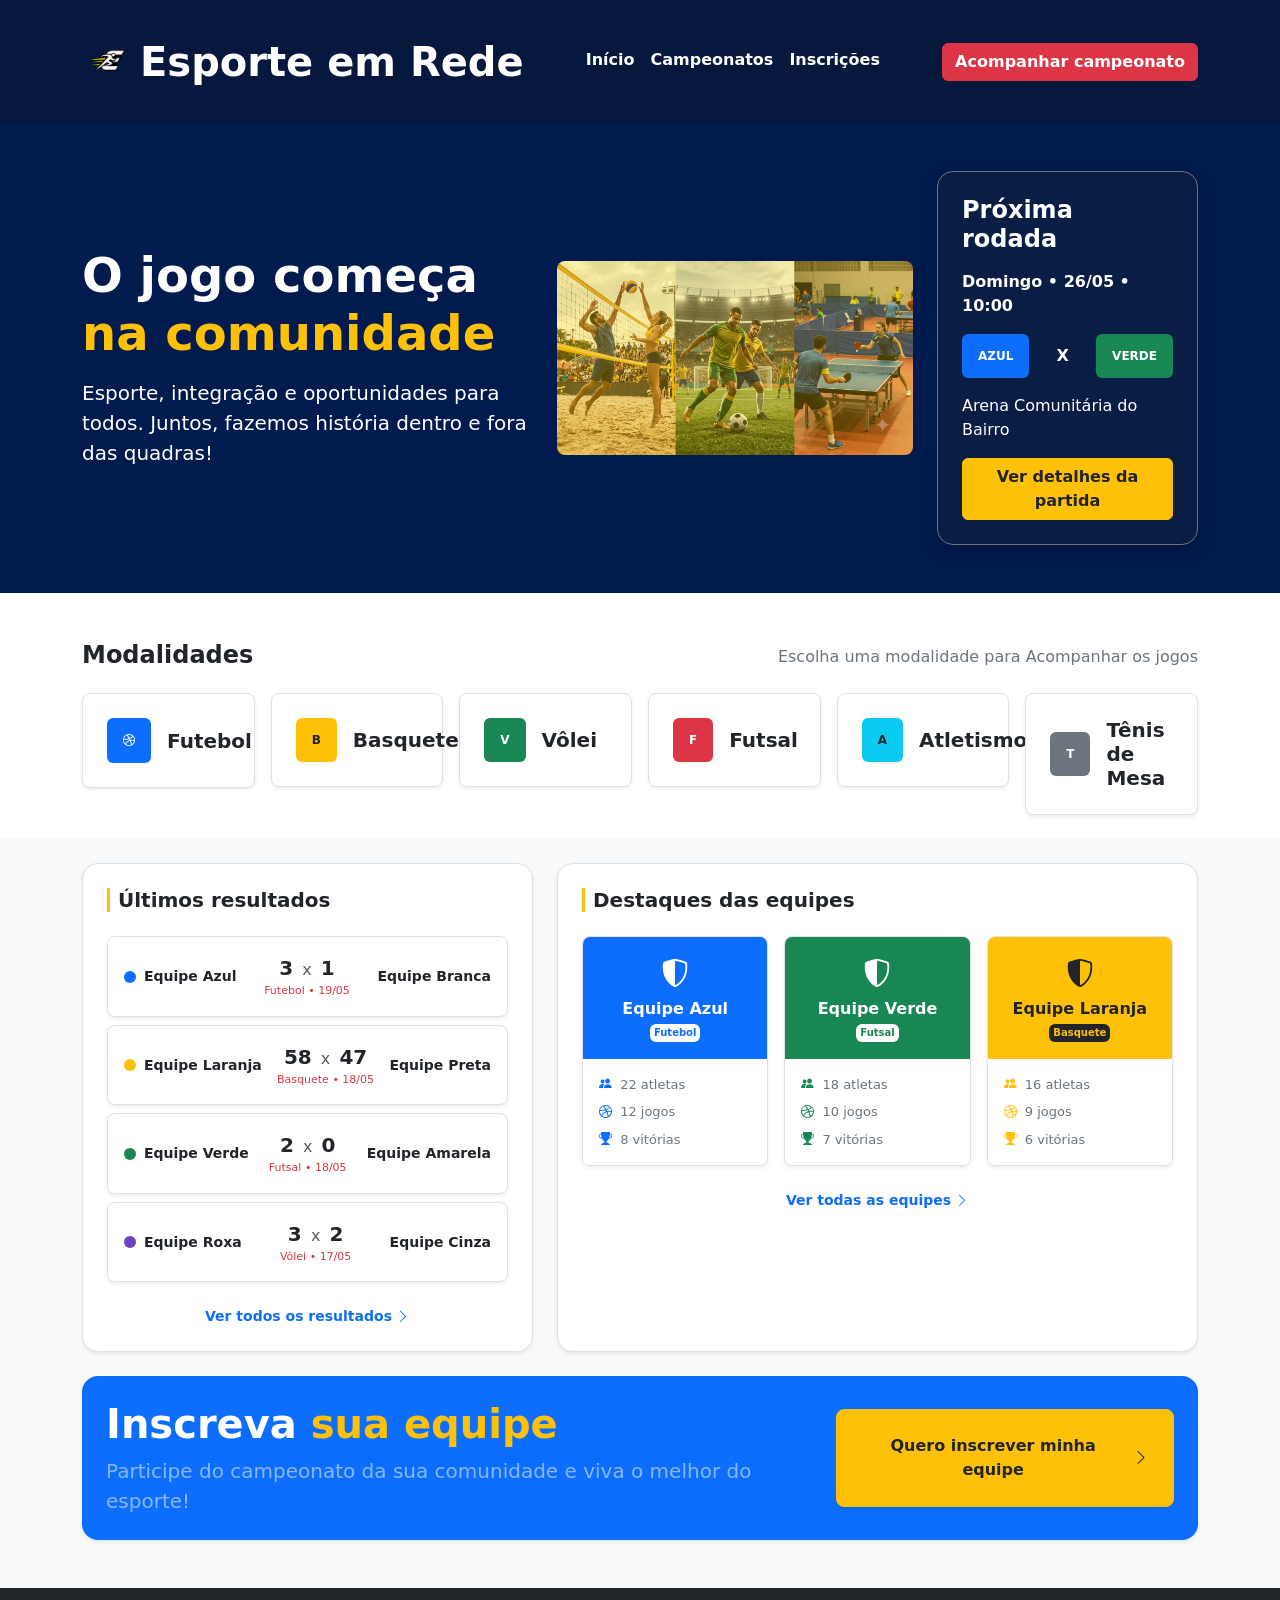
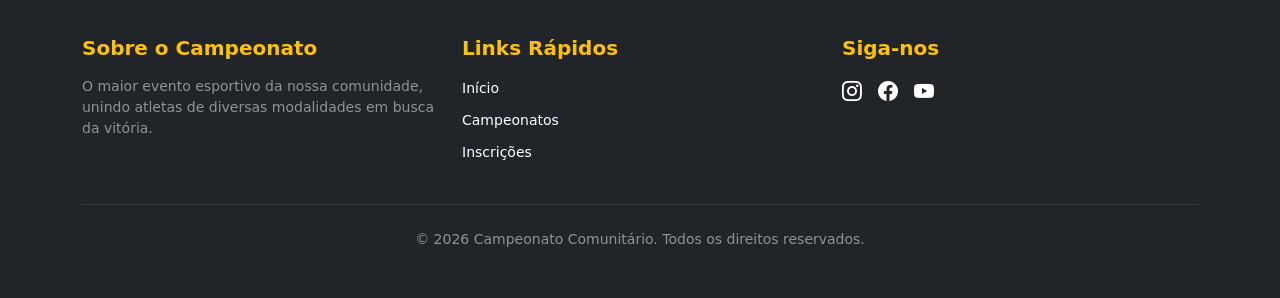
<file: index.html>
<!DOCTYPE html>
<html lang="pt-br">

<head>
    <meta charset="UTF-8">
    <meta name="viewport" content="width=device-width, initial-scale=1.0">
    <title>Esporte em Rede</title>

    <!-- Bootstrap -->
    <link rel="stylesheet" href="https://cdn.jsdelivr.net/npm/bootstrap@5.3.8/dist/css/bootstrap.min.css">
    <link rel="stylesheet" href="https://cdn.jsdelivr.net/npm/bootstrap-icons@1.11.3/font/bootstrap-icons.min.css">

    <!-- Seu CSS -->
    <link rel="stylesheet" href="styles.css">
</head>

<body>

    <!-- HEADER: topo do site -->
    <header class="cabecalho text-white py-4">
        <div class="container">
            <div class="d-flex flex-column flex-md-row justify-content-between align-items-center gap-3">

                <div class="d-flex align-items-center gap-2">
                    <img src="imagens/logo_esporte_em_rede.png" alt="Logo Esporte em Rede" width="50">

                    <h1 class="h1 fw-bold mb-0">
                        Esporte em Rede
                    </h1>
                </div>

                <nav class="menu-topo d-flex flex-wrap gap-3">
                    <a class="text-white fw-semibold text-decoration-none pb-1" href="index.html">Início</a>
                    <a class="text-white fw-semibold text-decoration-none pb-1" href="campeonatos.html">Campeonatos</a>
                    <a class="text-white fw-semibold text-decoration-none pb-1" href="inscricao.html">Inscrições</a>
                </nav>

                <a class="btn btn-danger fw-semibold" href="campeonatos.html">
                    Acompanhar campeonato
                </a>

            </div>
        </div>
    </header>

    <!-- MAIN: conteúdo principal da página inicial -->
    <main>

        <!-- BANNER PRINCIPAL -->
        <section class="banner-principal text-white py-5">
            <div class="container">
                <div class="row align-items-center g-4">

                    <!-- Texto principal -->
                    <div class="col-12 col-lg-5">
                        <h2 class="display-5 fw-bold mb-3">
                            O jogo começa <br>
                            <span class="text-warning">na comunidade</span>
                        </h2>

                        <p class="lead mb-0">
                            Esporte, integração e oportunidades para todos.
                            Juntos, fazemos história dentro e fora das quadras!
                        </p>
                    </div>

                    <!-- Imagem dos atletas -->
                    <div class="col-12 col-lg-4">
                        <img src="imagens/Gemini_Generated_Image_wud7xywud7xywud7.png" alt="Atletas da comunidade" class="img-fluid rounded-3">
                    </div>

                    <!-- Card da próxima rodada -->
                    <div class="col-12 col-lg-3">
                        <article class="bg-dark bg-opacity-25 text-white p-4 rounded-4 border border-secondary border-opacity-20 shadow">
                            <h3 class="h4 fw-bold mb-3">
                                Próxima rodada
                            </h3>

                            <p class="fw-semibold mb-3">
                                Domingo • 26/05 • 10:00
                            </p>

                            <div class="d-flex justify-content-between align-items-center mb-3">
                                <span class="badge bg-primary p-3">AZUL</span>
                                <strong>X</strong>
                                <span class="badge bg-success p-3">VERDE</span>
                            </div>

                            <p class="mb-3">
                                Arena Comunitária do Bairro
                            </p>

                            <a href="#" class="btn btn-warning fw-bold w-100 text-dark d-flex justify-content-between align-items-center">
                                <span> Ver detalhes da partida</span>
                                <i class="bi bi-chevron-rigth"></i>
                                
                            </a>
                        </article>
                    </div>

                </div>
            </div>
        </section>

        <!--MODALIDADES-->
        <section class="bg-ligth py-5">
            <div class="container">
                <div class="d-flex flex-column flex-md-row justify-content-between aling align-items-md-end mb-4">
                    <div>
                        <h2 class="h4 fw-bold mb-0">
                            Modalidades
                        </h2>
                    </div>
                    <p class="text-secondary mb-0">
                        Escolha uma modalidade para Acompanhar os jogos
                    </p>
                </div>
                <div class="row g-3">
                    <div class="col-6 col-md-4 col-lg-2">
                        <article class="card-modalidade bg-white border rounded-3 shadow-sm p-4 d-flex align-items-center gap-3">
                            <span class="badge bg-primary p-3"><i class="bi bi-dribbble"></i></span>
                            <h3 class="h5 fw-bold mb-0">Futebol</h3>
                        </article>
                    </div>
                    <div class="col-6 col-md-4 col-lg-2">
                        <article class="card-modalidade bg-white border rounded-3 shadow-sm p-4 d-flex align-items-center gap-3">
                            <span class="badge bg-warning text-dark p-3">B</span>
                            <h3 class="h5 fw-bold mb-0">Basquete</h3>
                        </article>
                    </div>

                    <div class="col-6 col-md-4 col-lg-2">
                        <article class="card-modalidade bg-white border rounded-3 shadow-sm p-4 d-flex align-items-center gap-3">
                            <span class="badge bg-success p-3">V</span>
                            <h3 class="h5 fw-bold mb-0">Vôlei</h3>
                        </article>
                    </div>

                    <div class="col-6 col-md-4 col-lg-2">
                        <article class="card-modalidade bg-white border rounded-3 shadow-sm p-4 d-flex align-items-center gap-3">
                            <span class="badge bg-danger p-3">F</span>
                            <h3 class="h5 fw-bold mb-0">Futsal</h3>
                        </article>
                    </div>

                    <div class="col-6 col-md-4 col-lg-2">
                        <article class="card-modalidade bg-white border rounded-3 shadow-sm p-4 d-flex align-items-center gap-3">
                            <span class="badge bg-info text-dark p-3">A</span>
                            <h3 class="h5 fw-bold mb-0">Atletismo</h3>
                        </article>
                    </div>

                    <div class="col-6 col-md-4 col-lg-2">
                        <article class="card-modalidade bg-white border rounded-3 shadow-sm p-4 d-flex align-items-center gap-3">
                            <span class="badge bg-secondary p-3">T</span>
                            <h3 class="h5 fw-bold mb-0">Tênis de Mesa</h3>
                        </article>

                    </div>

                </div>
            </div>
            </div>
            </div>
        </section>
        <!-- RESULTADOS, EQUIPES E INSCRIÇÃO -->
        <section class="bg-light pb-5">
            <div class="container">
                <div class="row g-4">

                    <!-- Últimos resultados -->
                    <!-- COLUNA ESQUERDA: Últimos resultados -->
                <div class="col-12 col-lg-5">
                    <article class="bg-white border rounded-4 shadow-sm p-4 h-100">
                        <!-- Título com a barra amarela na esquerda -->
                        <h2 class="h5 fw-bold mb-4 text-dark border-start border-warning border-3 ps-2">
                            Últimos resultados
                        </h2>

                        <!-- Jogo 1: Futebol (Equipe Azul x Equipe Branca) -->
                        <div class="border rounded-3 p-3 mb-2 d-flex justify-content-between align-items-center bg-white shadow-sm">
                            <div class="d-flex align-items-center gap-2">
                                <span class="ponto-cor bg-primary"></span>
                                <span class="small fw-semibold">Equipe Azul</span>
                            </div>
                            <div class="text-center">
                                <span class="fw-bold fs-5">3</span> 
                                <span class="text-muted mx-1">x</span> 
                                <span class="fw-bold fs-5">1</span>
                                <div style="font-size: 11px;" class="text-danger fw-medium">Futebol • 19/05</div>
                            </div>
                            <span class="small fw-semibold text-end">Equipe Branca</span>
                        </div>

                        <!-- Jogo 2: Basquete (Equipe Laranja x Equipe Preta) -->
                        <div class="border rounded-3 p-3 mb-2 d-flex justify-content-between align-items-center bg-white shadow-sm">
                            <div class="d-flex align-items-center gap-2">
                                <span class="ponto-cor bg-warning"></span>
                                <span class="small fw-semibold">Equipe Laranja</span>
                            </div>
                            <div class="text-center">
                                <span class="fw-bold fs-5">58</span> 
                                <span class="text-muted mx-1">x</span> 
                                <span class="fw-bold fs-5">47</span>
                                <div style="font-size: 11px;" class="text-danger fw-medium">Basquete • 18/05</div>
                            </div>
                            <span class="small fw-semibold text-end">Equipe Preta</span>
                        </div>

                        <!-- Jogo 3: Futsal (Equipe Verde x Equipe Amarela) -->
                        <div class="border rounded-3 p-3 mb-2 d-flex justify-content-between align-items-center bg-white shadow-sm">
                            <div class="d-flex align-items-center gap-2">
                                <span class="ponto-cor bg-success"></span>
                                <span class="small fw-semibold">Equipe Verde</span>
                            </div>
                            <div class="text-center">
                                <span class="fw-bold fs-5">2</span> 
                                <span class="text-muted mx-1">x</span> 
                                <span class="fw-bold fs-5">0</span>
                                <div style="font-size: 11px;" class="text-danger fw-medium">Futsal • 18/05</div>
                            </div>
                            <span class="small fw-semibold text-end">Equipe Amarela</span>
                        </div>

                        <!-- Jogo 4: Vôlei (Equipe Roxa x Equipe Cinza) -->
                        <div class="border rounded-3 p-3 mb-4 d-flex justify-content-between align-items-center bg-white shadow-sm">
                            <div class="d-flex align-items-center gap-2">
                                <!-- Usando estilo inline rápido para a cor roxa que não é padrão do Bootstrap -->
                                <span class="ponto-cor" style="background-color: #6f42c1;"></span>
                                <span class="small fw-semibold">Equipe Roxa</span>
                            </div>
                            <div class="text-center">
                                <span class="fw-bold fs-5">3</span> 
                                <span class="text-muted mx-1">x</span> 
                                <span class="fw-bold fs-5">2</span>
                                <div style="font-size: 11px;" class="text-danger fw-medium">Vôlei • 17/05</div>
                            </div>
                            <span class="small fw-semibold text-end">Equipe Cinza</span>
                        </div>

                        <!-- Link "Ver todos" estilizado com flexbox para a setinha -->
                        <a href="resultados.html" class="text-primary fw-bold text-decoration-none small d-flex align-items-center justify-content-center gap-1">
                            Ver todos os resultados <i class="bi bi-chevron-right"></i>
                        </a>
                    </article>
                    </div>

                    <!-- Destaques das equipes -->
                 <!-- COLUNA DIREITA: Destaques das equipes -->
                    <div class="col-12 col-lg-7">
                        <article class="bg-white border rounded-4 shadow-sm p-4 h-100">
                            <!-- Título com a barra amarela na esquerda -->
                            <h2 class="h5 fw-bold mb-4 text-dark border-start border-warning border-3 ps-2">
                                Destaques das equipes
                            </h2>

                            <div class="row g-3">

                                <!-- Card 1: Equipe Azul -->
                                <div class="col-12 col-md-4">
                                    <div class="border rounded-3 h-100 bg-light overflow-hidden shadow-sm">
                                        <!-- Topo preenchido com a cor do time -->
                                        <div class="bg-primary text-white p-3 text-center">
                                            <i class="bi bi-shield-shaded fs-3"></i>
                                            <h3 class="h6 fw-bold mb-0 mt-1">Equipe Azul</h3>
                                            <span class="badge bg-white text-primary btn-sm p-1 mt-1" style="font-size: 10px;">Futebol</span>
                                        </div>
                                        <!-- Corpo do card com ícones informativos -->
                                        <div class="p-3 bg-white" style="font-size: 13px;">
                                            <p class="mb-2 text-secondary"><i class="bi bi-people-fill text-primary me-1"></i> 22 atletas</p>
                                            <p class="mb-2 text-secondary"><i class="bi bi-dribbble text-primary me-1"></i> 12 jogos</p>
                                            <p class="mb-0 text-secondary"><i class="bi bi-trophy-fill text-primary me-1"></i> 8 vitórias</p>
                                        </div>
                                    </div>
                                </div>

                                <!-- Card 2: Equipe Verde -->
                                <div class="col-12 col-md-4">
                                    <div class="border rounded-3 h-100 bg-light overflow-hidden shadow-sm">
                                        <!-- Topo preenchido com a cor do time -->
                                        <div class="bg-success text-white p-3 text-center">
                                            <i class="bi bi-shield-shaded fs-3"></i>
                                            <h3 class="h6 fw-bold mb-0 mt-1">Equipe Verde</h3>
                                            <span class="badge bg-white text-success btn-sm p-1 mt-1" style="font-size: 10px;">Futsal</span>
                                        </div>
                                        <!-- Corpo do card com ícones informativos -->
                                        <div class="p-3 bg-white" style="font-size: 13px;">
                                            <p class="mb-2 text-secondary"><i class="bi bi-people-fill text-success me-1"></i> 18 atletas</p>
                                            <p class="mb-2 text-secondary"><i class="bi bi-dribbble text-success me-1"></i> 10 jogos</p>
                                            <p class="mb-0 text-secondary"><i class="bi bi-trophy-fill text-success me-1"></i> 7 vitórias</p>
                                        </div>
                                    </div>
                                </div>

                                <!-- Card 3: Equipe Laranja -->
                                <div class="col-12 col-md-4">
                                    <div class="border rounded-3 h-100 bg-light overflow-hidden shadow-sm">
                                        <!-- Topo preenchido com a cor do time -->
                                        <div class="bg-warning text-dark p-3 text-center">
                                            <i class="bi bi-shield-shaded fs-3"></i>
                                            <h3 class="h6 fw-bold mb-0 mt-1">Equipe Laranja</h3>
                                            <span class="badge bg-dark text-warning btn-sm p-1 mt-1" style="font-size: 10px;">Basquete</span>
                                        </div>
                                        <!-- Corpo do card com ícones informativos -->
                                        <div class="p-3 bg-white" style="font-size: 13px;">
                                            <p class="mb-2 text-secondary"><i class="bi bi-people-fill text-warning me-1"></i> 16 atletas</p>
                                            <p class="mb-2 text-secondary"><i class="bi bi-dribbble text-warning me-1"></i> 9 jogos</p>
                                            <p class="mb-0 text-secondary"><i class="bi bi-trophy-fill text-warning me-1"></i> 6 vitórias</p>
                                        </div>
                                    </div>
                                </div>

                            </div>

                            <!-- Link "Ver todas" estilizado com a setinha nativa -->
                            <a href="#" class="text-primary fw-bold text-decoration-none small d-flex align-items-center justify-content-center gap-1 mt-4">
                                Ver todas as equipes <i class="bi bi-chevron-right"></i>
                            </a>
                        </article>
                    </div>

                    <!-- Inscrição -->
                    <div class="col-12">
                        <aside class="inscricao text-white rounded-4 shadow-sm p-4 d-flex flex-column flex-md-row justify-content-between align-items-center gap-3">
                            <div>
                                <h2 class="display-6 fw-bold mb-2">
                                    Inscreva <span class="text-warning">sua equipe</span>
                                </h2>

                                <p class="lead mb-0 text-white-50">
                                    Participe do campeonato da sua comunidade e viva o melhor do esporte!
                                </p>
                            </div>

                            <a href="inscricao.html" class="btn btn-warning text-dark fw-bold px-4 py-4 py-2 d-flex align-items-center gap-2 shadow-sm rounded-3">
                                <span>Quero inscrever minha equipe</span> <i class="bi bi-chevron-right"></i>
                            </a>
                        </aside>
                    </div>

                </div>
            </div>
        </section>
    </main>

    <!-- CÓDIGO DO FOOTER COM PEQUENOS AJUSTES -->
    <footer class="bg-dark text-white py-5">
        <div class="container">
            <div class="row g-4">
                <!-- Coluna 1: Sobre -->
                <div class="col-12 col-md-4">
                    <h3 class="h5 fw-bold text-warning mb-3">Sobre o Campeonato</h3>
                    <p class="text-white-50 small">O maior evento esportivo da nossa comunidade, unindo atletas de diversas modalidades em busca da vitória.</p>
                </div>
                
                <!-- Coluna 2: Links Rápidos -->
                <div class="col-12 col-md-4">
                    <h3 class="h5 fw-bold text-warning mb-3">Links Rápidos</h3>
                    <ul class="list-unstyled menu-topo"> <!-- Reutiliza nossa classe de hover suave -->
                        <li class="mb-2"><a href="index.html" class="text-white text-decoration-none small">Início</a></li>
                        <li class="mb-2"><a href="campeonatos.html" class="text-white text-decoration-none small">Campeonatos</a></li>
                        <li class="mb-2"><a href="inscricao.html" class="text-white text-decoration-none small">Inscrições</a></li>
                    </ul>
                </div>
                
                <!-- Coluna 3: Redes Sociais com Ícones -->
                <div class="col-12 col-md-4">
                    <h3 class="h5 fw-bold text-warning mb-3">Siga-nos</h3>
                    <div class="d-flex gap-3 fs-5 menu-topo">
                        <a href="#" class="text-white text-decoration-none" title="Instagram">
                            <i class="bi bi-instagram"></i>
                        </a>
                        <a href="#" class="text-white text-decoration-none" title="Facebook">
                            <i class="bi bi-facebook"></i>
                        </a>
                        <a href="#" class="text-white text-decoration-none" title="YouTube">
                            <i class="bi bi-youtube"></i>
                        </a>
                    </div>
                </div>
            </div>
            
            <hr class="border-secondary my-4">
            
            <!-- Direitos Autorais com tom suave -->
            <div class="row">
                <div class="col-12 text-center">
                    <p class="text-white-50 small mb-0">&copy; 2026 Campeonato Comunitário. Todos os direitos reservados.</p>
                </div>
            </div>
        </div>
    </footer>
</body>

</html>
</file>
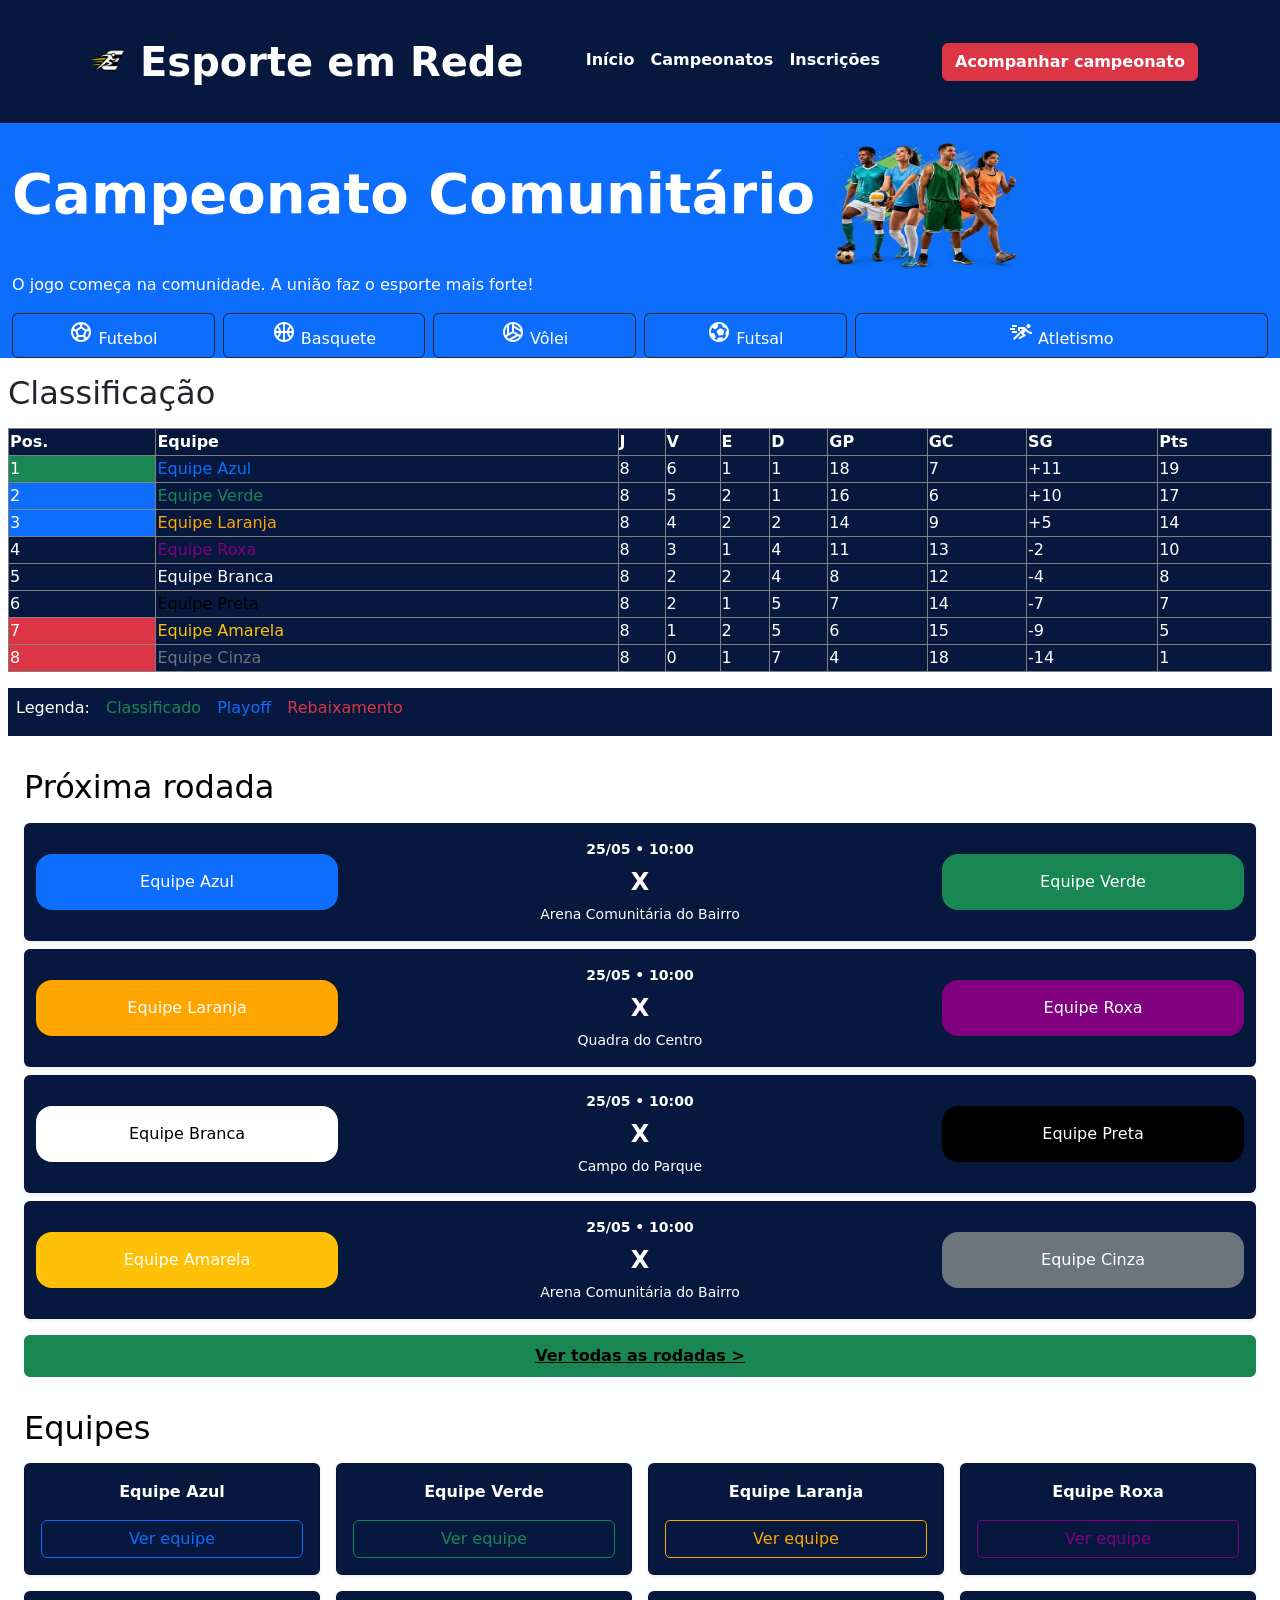
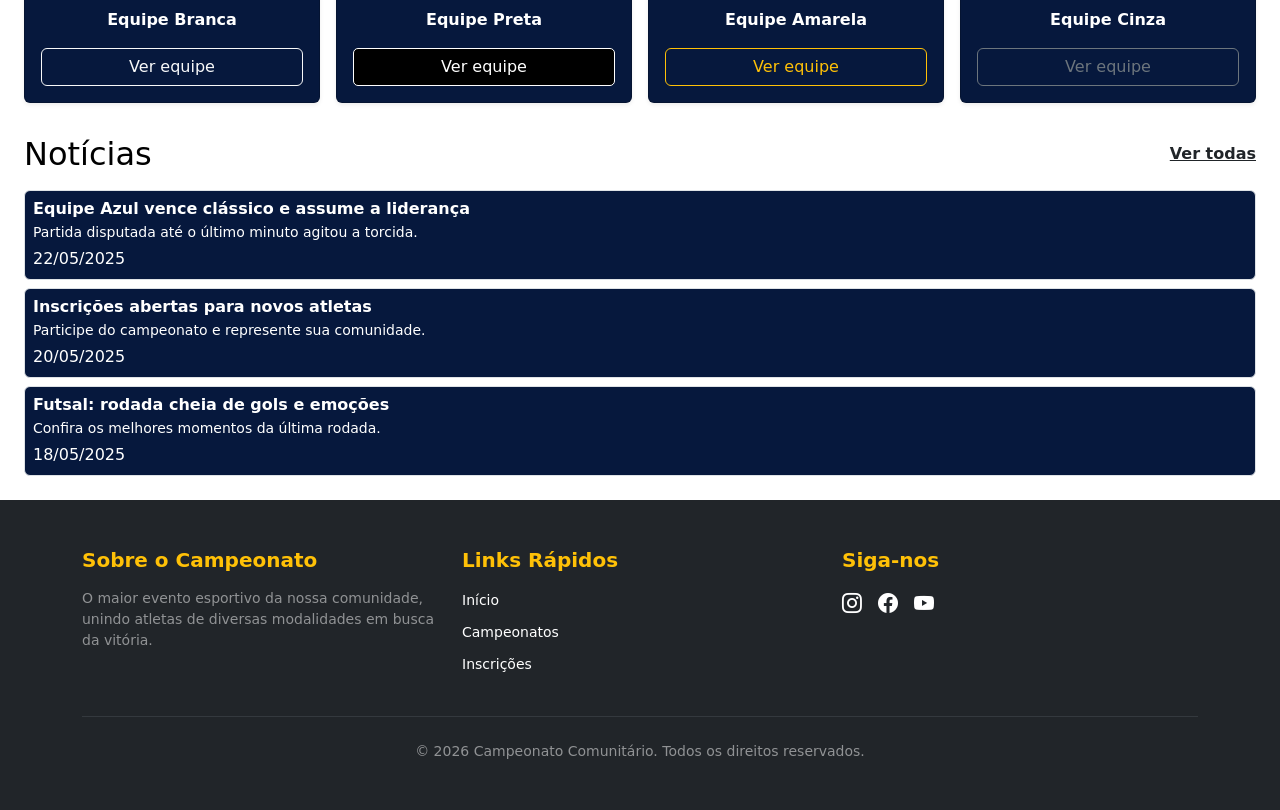
<file: campeonatos.html>
<!DOCTYPE html>
<html lang="pt-BR">

<head>
    <meta charset="UTF-8">
    <meta name="viewport" content="width=device-width, initial-scale=1.0">
    <title>Campeonato Comunitário — Esporte em Rede</title>
    <link rel="stylesheet" href="https://cdn.jsdelivr.net/npm/bootstrap@5.3.8/dist/css/bootstrap.min.css">
    <link rel="stylesheet" href="styles.css">
    <link href="https://fonts.googleapis.com/css2?family=Material+Symbols+Outlined" rel="stylesheet" />
    <link rel="stylesheet" href="https://cdn.jsdelivr.net/npm/bootstrap-icons@1.11.3/font/bootstrap-icons.min.css">

</head>

<body class="m-0 p-0">

    <header class="cabecalho text-white py-4">
        <div class="container">
            <div class="d-flex flex-column flex-md-row justify-content-between align-items-center gap-3">

                <div class="d-flex align-items-center gap-2">
                    <img src="imagens/logo_esporte_em_rede.png" alt="Logo Esporte em Rede" width="50">

                    <h1 class="h1 fw-bold mb-0">
                        Esporte em Rede
                    </h1>
                </div>

                <nav class="menu-topo d-flex flex-wrap gap-3">
                    <a class="text-white fw-semibold text-decoration-none pb-1" href="index.html">Início</a>
                    <a class="text-white fw-semibold text-decoration-none pb-1" href="campeonatos.html">Campeonatos</a>
                    <a class="text-white fw-semibold text-decoration-none pb-1" href="inscricao.html">Inscrições</a>
                </nav>

                <a class="btn btn-danger fw-semibold" href="campeonatos.html">
                    Acompanhar campeonato
                </a>

            </div>
        </div>
    </header>

    <main class="container-fluid p-0">
        <section id="campcomun" class="container-fluid text-white">
            <div class="">
                <div class="d-flex align-items-center gap-2">
                    <h2 class="fw-bold display-4">Campeonato Comunitário</h2>
                    <img src="imagens/atletas.png" alt="Atletas comemorando" width="200px" height="150px" id="imgatletas">
                </div>
                <div>
                    <p>O jogo começa na comunidade. A união faz o esporte mais forte!</p>
                </div>

                <div>
                    <nav class="row g-2">
                        <div class="col-4 col-md-2">
                            <a href="#" class="btn border border-dark text-white w-100">
                                <span class="material-symbols-outlined">sports_soccer</span>
                                Futebol
                            </a>
                        </div>

                        <div class="col-4 col-md-2">
                            <a href="#" class="btn border border-dark text-white w-100">
                                <span class="material-symbols-outlined">sports_basketball</span>
                                Basquete
                            </a>
                        </div>

                        <div class="col-4 col-md-2">
                            <a href="#" class="btn border border-dark text-white w-100">
                                <span class="material-symbols-outlined">sports_volleyball</span>
                                Vôlei
                            </a>
                        </div>

                        <div class="col-4 col-md-2">
                            <a href="#" class="btn border border-dark text-white w-100">
                                <span class="material-symbols-outlined">sports_and_outdoors</span>
                                Futsal
                            </a>
                        </div>

                        <div class="col-8 col-md-4">
                            <a href="#" class="btn border border-dark text-white w-100">
                                <span class="material-symbols-outlined">sprint</span>
                                Atletismo
                            </a>
                        </div>
                    </nav>
                </div>
            </div>
        </section>

        <section class="container-fluid px-2 md-4 py-3">
            <h2 class="mb-3">Classificação</h2>
            <table class="table-responsive table-bordered w-100 text-nowrap text-white" id="tabela">
                <thead>
                    <tr>
                        <th>Pos.</th>
                        <th>Equipe</th>
                        <th>J</th>
                        <th>V</th>
                        <th>E</th>
                        <th>D</th>
                        <th>GP</th>
                        <th>GC</th>
                        <th>SG</th>
                        <th>Pts</th>
                    </tr>
                </thead>
                <tbody>
                    <tr>
                        <td class="bg-success">1</td>
                        <td class="text-primary">Equipe Azul</td>
                        <td>8</td>
                        <td>6</td>
                        <td>1</td>
                        <td>1</td>
                        <td>18</td>
                        <td>7</td>
                        <td>+11</td>
                        <td>19</td>
                    </tr>
                    <tr>
                        <td class="bg-primary">2</td>
                        <td class="text-success">Equipe Verde</td>
                        <td>8</td>
                        <td>5</td>
                        <td>2</td>
                        <td>1</td>
                        <td>16</td>
                        <td>6</td>
                        <td>+10</td>
                        <td>17</td>
                    </tr>
                    <tr>
                        <td class="bg-primary">3</td>
                        <td id="laranja">Equipe Laranja</td>
                        <td>8</td>
                        <td>4</td>
                        <td>2</td>
                        <td>2</td>
                        <td>14</td>
                        <td>9</td>
                        <td>+5</td>
                        <td>14</td>
                    </tr>
                    <tr>
                        <td>4</td>
                        <td id="roxo">Equipe Roxa</td>
                        <td>8</td>
                        <td>3</td>
                        <td>1</td>
                        <td>4</td>
                        <td>11</td>
                        <td>13</td>
                        <td>-2</td>
                        <td>10</td>
                    </tr>
                    <tr>
                        <td>5</td>
                        <td>Equipe Branca</td>
                        <td>8</td>
                        <td>2</td>
                        <td>2</td>
                        <td>4</td>
                        <td>8</td>
                        <td>12</td>
                        <td>-4</td>
                        <td>8</td>
                    </tr>
                    <tr>
                        <td>6</td>
                        <td id="preto">Equipe Preta</td>
                        <td>8</td>
                        <td>2</td>
                        <td>1</td>
                        <td>5</td>
                        <td>7</td>
                        <td>14</td>
                        <td>-7</td>
                        <td>7</td>
                    </tr>
                    <tr>
                        <td class="bg-danger">7</td>
                        <td class="text-warning">Equipe Amarela</td>
                        <td>8</td>
                        <td>1</td>
                        <td>2</td>
                        <td>5</td>
                        <td>6</td>
                        <td>15</td>
                        <td>-9</td>
                        <td>5</td>
                    </tr>
                    <tr>
                        <td class="bg-danger">8</td>
                        <td class="text-secondary">Equipe Cinza</td>
                        <td>8</td>
                        <td>0</td>
                        <td>1</td>
                        <td>7</td>
                        <td>4</td>
                        <td>18</td>
                        <td>-14</td>
                        <td>1</td>
                    </tr>
                </tbody>
            </table>
            <ul class="list-unstyled d-flex flex-wrap gap-3 mt-3 mb-0 pt-2 px-2 text-white" id="legenda">
                <p>Legenda:</p>
                <li>
                    <p class="text-success">Classificado</p>
                </li>
                <li>
                    <p class="text-primary">Playoff</p>
                </li>
                <li>
                    <p class="text-danger">Rebaixamento</p>
                </li>
            </ul>
        </section>

        <section class="container-fluid px-2 px-md-4 py-3">
            <h2 class="mb-3 text-black">Próxima rodada</h2>
            <ul class="list-unstyled mb-3">
                <li class="text-white rounded shadow-sm mb-2 p-2 p-md-3" id="bgduelo">
                    <div class="row align-items-center g-2 text-center">
                        <div class="col-4 col-md-3 bg-primary pt-3 rounded-4">
                            <p>Equipe Azul</p>
                        </div>
                        <div class="col-4 col-md-6">
                            <p class="small fw-bold mb-1">25/05 • 10:00</p>
                            <p class="fs-4 fw-bold mb-1">X</p>
                            <p class="small mb-0">Arena Comunitária do Bairro</p>
                        </div>
                        <div class="col-4 col-md-3 bg-success pt-3 rounded-4">
                            <p>Equipe Verde</p>
                        </div>
                    </div>
                </li>

                <li class="text-white rounded shadow-sm mb-2 p-2 p-md-3" id="bgduelo">
                    <div class="row align-items-center g-2 text-center">
                        <div class="col-4 col-md-3 pt-3 rounded-4" id="bglaranja">
                            <p>Equipe Laranja</p>
                        </div>
                        <div class="col-4 col-md-6">
                            <p class="small fw-bold mb-1">25/05 • 10:00</p>
                            <p class="fs-4 fw-bold mb-1">X</p>
                            <p class="small mb-0">Quadra do Centro</p>
                        </div>
                        <div class="col-4 col-md-3 pt-3 rounded-4" id="bgroxo">
                            <p>Equipe Roxa</p>
                        </div>
                    </div>
                </li>

                <li class="text-white rounded shadow-sm mb-2 p-2 p-md-3" id="bgduelo">
                    <div class="row align-items-center g-2 text-center">
                        <div class="bg-white text-black col-4 col-md-3 pt-3 rounded-4">
                            <p>Equipe Branca</p>
                        </div>
                        <div class="col-4 col-md-6">
                            <p class="small fw-bold mb-1">25/05 • 10:00</p>
                            <p class="fs-4 fw-bold mb-1">X</p>
                            <p class="small mb-0">Campo do Parque</p>
                        </div>
                        <div class="col-4 col-md-3 bg-black text-white pt-3 rounded-4">
                            <p>Equipe Preta</p>
                        </div>
                    </div>
                </li>

                <li class="text-white rounded shadow-sm mb-2 p-2 p-md-3" id="bgduelo">
                    <div class="row align-items-center g-2 text-center">
                        <div class="col-4 col-md-3 bg-warning pt-3 rounded-4">
                            <p>Equipe Amarela</p>
                        </div>
                        <div class="col-4 col-md-6">
                            <p class="small fw-bold mb-1">25/05 • 10:00</p>
                            <p class="fs-4 fw-bold mb-1">X</p>
                            <p class="small mb-0">Arena Comunitária do Bairro</p>
                        </div>
                        <div class="col-4 col-md-3 bg-secondary pt-3 rounded-4">
                            <p>Equipe Cinza</p>
                        </div>
                    </div>
                </li>
            </ul>
            <button class="btn btn-success w-100 py-2"><a href="#" class="fw-bold text-black">Ver todas as rodadas
                    ></a></button>
        </section>

        <section class="container-fluid px-2 px-md-4 py-3">
            <h2 class="mb-3 text-black">Equipes</h2>
            <ul class="row list-unstyled g-2 g-md-3 mb-0">
                <li class="col-6 col-md-4 col-lg-3">
                    <div class="card h-100 text-center shadow-sm d-flex justify-content-center equipe">
                        <div class="card-body d-flex flex-column">
                            <p class="fw-bold mb-3">Equipe Azul</p>
                            <a href="#" class="btn btn-outline-primary mt-auto">Ver equipe</a>
                        </div>
                    </div>
                </li>
                <li class="col-6 col-md-4 col-lg-3">
                    <div class="card h-100 text-center shadow-sm d-flex justify-content-center equipe">
                        <div class="card-body d-flex flex-column">
                            <p class="fw-bold mb-3">Equipe Verde</p>
                            <a href="#" class="btn btn-outline-success mt-auto">Ver equipe</a>
                        </div>
                    </div>
                </li>
                <li class="col-6 col-md-4 col-lg-3">
                    <div class="card h-100 text-center shadow-sm d-flex justify-content-center equipe">
                        <div class="card-body d-flex flex-column">
                            <p class="fw-bold mb-3">Equipe Laranja</p>
                            <a href="#" class="btn mt-auto" id="btlaranja">Ver equipe</a>
                        </div>
                    </div>
                </li>
                <li class="col-6 col-md-4 col-lg-3">
                    <div class="card h-100 text-center shadow-sm d-flex justify-content-center equipe">
                        <div class="card-body d-flex flex-column">
                            <p class="fw-bold mb-3">Equipe Roxa</p>
                            <a href="#" class="btn mt-auto" id="btroxo">Ver equipe</a>
                        </div>
                    </div>
                </li>
                <li class="col-6 col-md-4 col-lg-3">
                    <div class="card h-100 text-center shadow-sm d-flex justify-content-center equipe">
                        <div class="card-body d-flex flex-column">
                            <p class="fw-bold mb-3">Equipe Branca</p>
                            <a href="#" class="btn btn-outline-light mt-auto">Ver equipe</a>
                        </div>
                    </div>
                </li>
                <li class="col-6 col-md-4 col-lg-3">
                    <div class="card h-100 text-center shadow-sm d-flex justify-content-center equipe">
                        <div class="card-body d-flex flex-column">
                            <p class="fw-bold mb-3">Equipe Preta</p>
                            <a href="#" class="btn mt-auto" id="btpreto">Ver equipe</a>
                        </div>
                    </div>
                </li>
                <li class="col-6 col-md-4 col-lg-3">
                    <div class="card h-100 text-center shadow-sm d-flex justify-content-center equipe">
                        <div class="card-body d-flex flex-column">
                            <p class="fw-bold mb-3">Equipe Amarela</p>
                            <a href="#" class="btn btn-outline-warning mt-auto">Ver equipe</a>
                        </div>
                    </div>
                </li>
                <li class="col-6 col-md-4 col-lg-3">
                    <div class="card h-100 text-center shadow-sm d-flex justify-content-center equipe">
                        <div class="card-body d-flex flex-column">
                            <p class="fw-bold mb-3">Equipe Cinza</p>
                            <a href="#" class="btn btn-outline-secondary mt-auto">Ver equipe</a>
                        </div>
                    </div>
                </li>
            </ul>
        </section>

        <aside class="container-fluid px-2 px-md-4 py-3">
            <div class="d-flex justify-content-between align-items-center mb-3">
                <h2 class="mb-0 text-black">Notícias</h2>
                <a href="#" class="link-dark fw-bold">Ver todas</a>
            </div>
            <ul class="list-unstyled mb-0">
                <li class="border rounded p-2 mb-2 azulescuro text-white">
                    <h4 class="fs-6 fw-bold mb-1">Equipe Azul vence clássico e assume a liderança</h4>
                    <p class="small mb-1">Partida disputada até o último minuto agitou a torcida.</p>
                    <span>22/05/2025</span>
                </li>
                <li class="border rounded p-2 mb-2 azulescuro text-white">
                    <h4 class="fs-6 fw-bold mb-1">Inscrições abertas para novos atletas</h4>
                    <p class="small mb-1">Participe do campeonato e represente sua comunidade.</p>
                    <span>20/05/2025</span>
                </li>
                <li class="border rounded p-2 mb-2 azulescuro text-white">
                    <h4 class="fs-6 fw-bold mb-1">Futsal: rodada cheia de gols e emoções</h4>
                    <p class="small mb-1">Confira os melhores momentos da última rodada.</p>
                    <span>18/05/2025</span>
                </li>
            </ul>
        </aside>

    </main>

    <footer class="bg-dark text-white py-5">
        <div class="container">
            <div class="row g-4">
                <!-- Coluna 1: Sobre -->
                <div class="col-12 col-md-4">
                    <h3 class="h5 fw-bold text-warning mb-3">Sobre o Campeonato</h3>
                    <p class="text-white-50 small">O maior evento esportivo da nossa comunidade, unindo atletas de
                        diversas modalidades em busca da vitória.</p>
                </div>

                <!-- Coluna 2: Links Rápidos -->
                <div class="col-12 col-md-4">
                    <h3 class="h5 fw-bold text-warning mb-3">Links Rápidos</h3>
                    <ul class="list-unstyled menu-topo"> <!-- Reutiliza nossa classe de hover suave -->
                        <li class="mb-2"><a href="index.html" class="text-white text-decoration-none small">Início</a>
                        </li>
                        <li class="mb-2"><a href="campeonatos.html"
                                class="text-white text-decoration-none small">Campeonatos</a></li>
                        <li class="mb-2"><a href="inscricao.html"
                                class="text-white text-decoration-none small">Inscrições</a></li>
                    </ul>
                </div>

                <!-- Coluna 3: Redes Sociais com Ícones -->
                <div class="col-12 col-md-4">
                    <h3 class="h5 fw-bold text-warning mb-3">Siga-nos</h3>
                    <div class="d-flex gap-3 fs-5 menu-topo">
                        <a href="#" class="text-white text-decoration-none" title="Instagram">
                            <i class="bi bi-instagram"></i>
                        </a>
                        <a href="#" class="text-white text-decoration-none" title="Facebook">
                            <i class="bi bi-facebook"></i>
                        </a>
                        <a href="#" class="text-white text-decoration-none" title="YouTube">
                            <i class="bi bi-youtube"></i>
                        </a>
                    </div>
                </div>
            </div>

            <hr class="border-secondary my-4">

            <!-- Direitos Autorais com tom suave -->
            <div class="row">
                <div class="col-12 text-center">
                    <p class="text-white-50 small mb-0">&copy; 2026 Campeonato Comunitário. Todos os direitos
                        reservados.</p>
                </div>
            </div>
        </div>
    </footer>

</body>

</html>
</file>
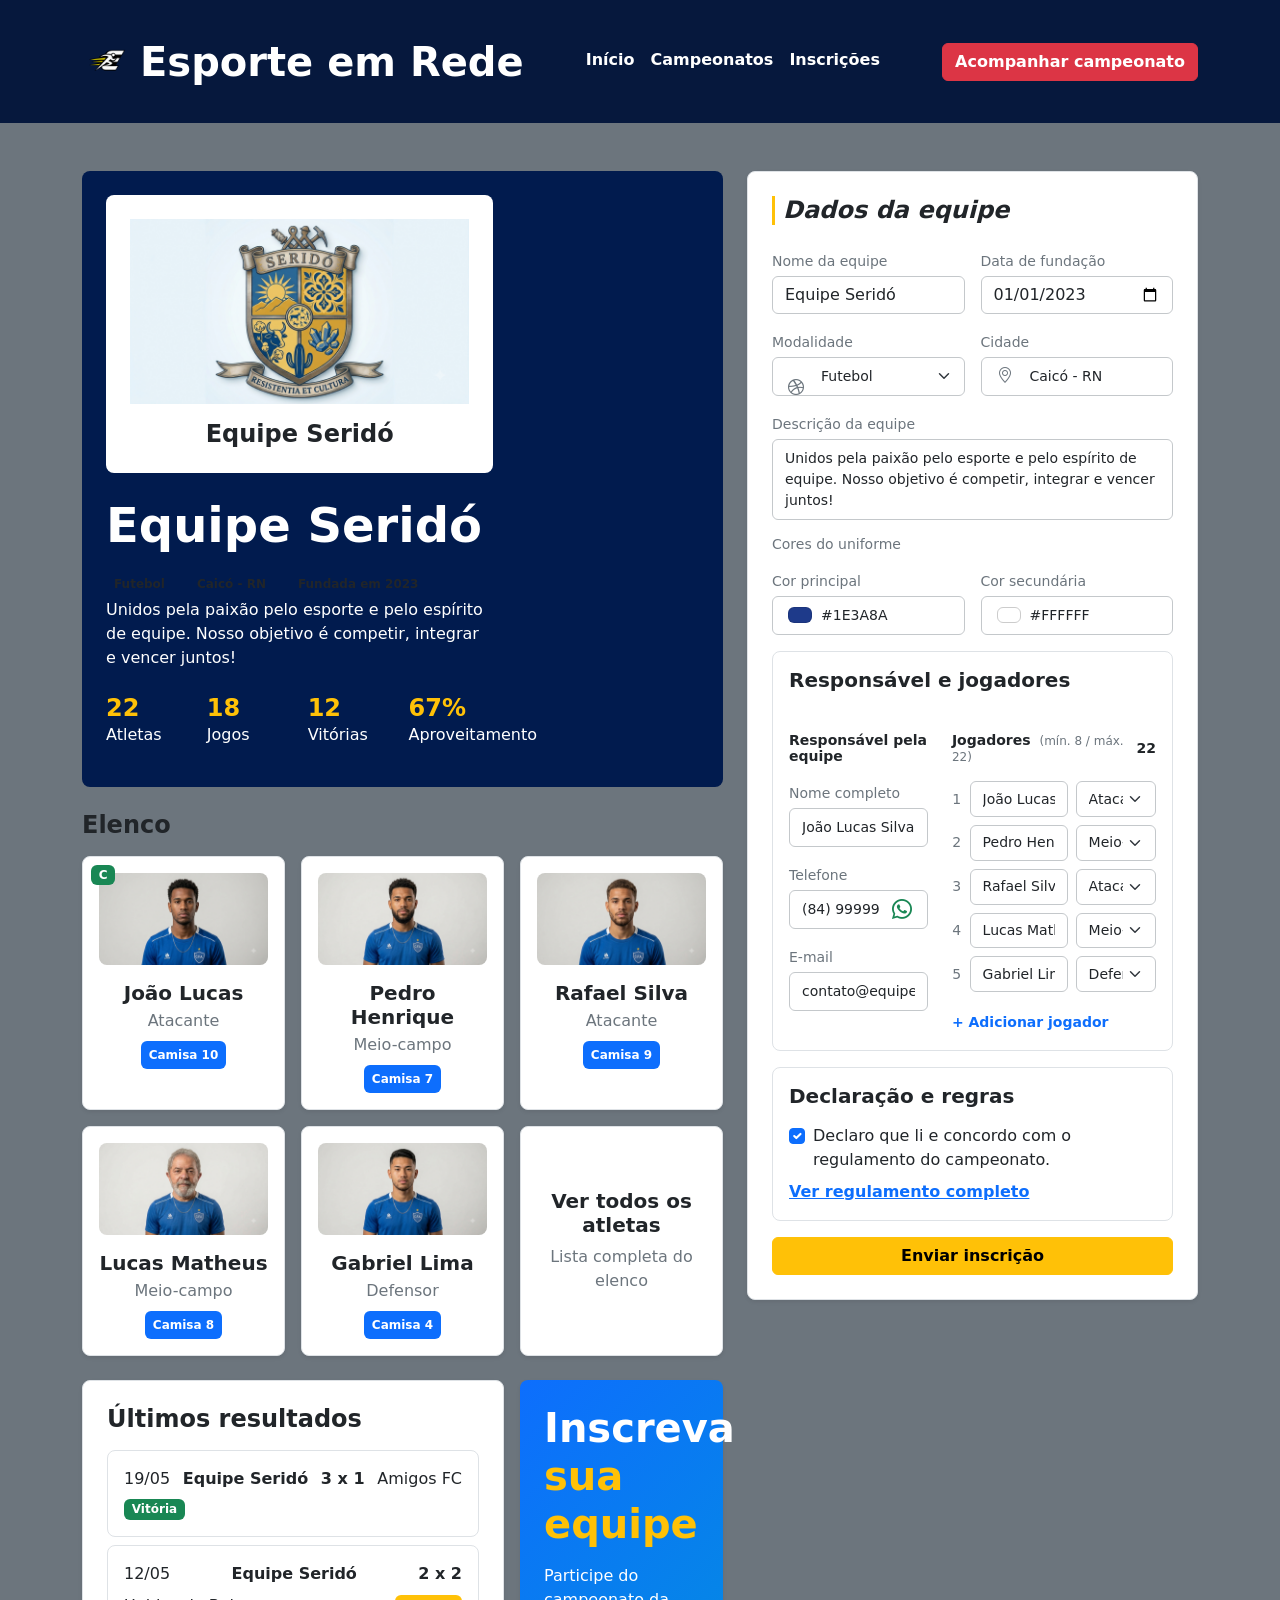
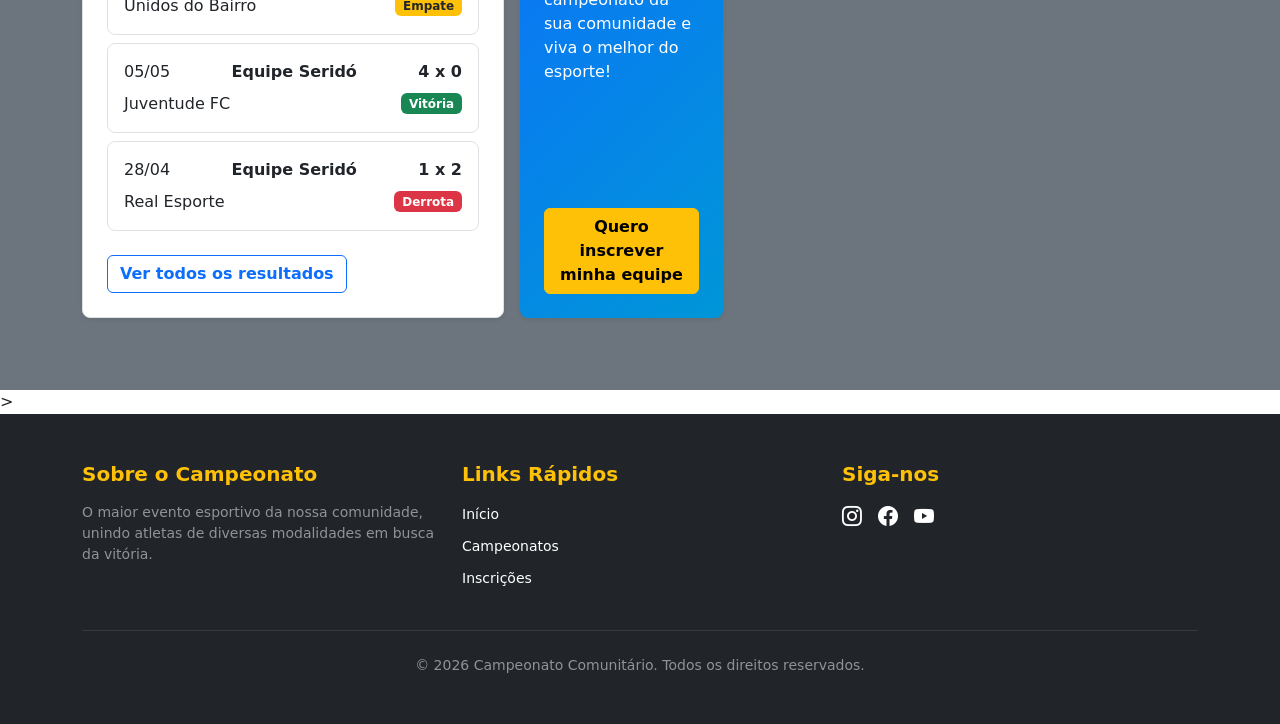
<file: inscricao.html>
<!DOCTYPE html>
<html lang="pt-br">

<head>
    <meta charset="UTF-8">
    <meta name="viewport" content="width=device-width, initial-scale=1.0">
    <title>Esporte em Rede</title>

    <!-- Bootstrap -->
    <link rel="stylesheet" href="https://cdn.jsdelivr.net/npm/bootstrap@5.3.8/dist/css/bootstrap.min.css">
    <link rel="stylesheet" href="https://cdn.jsdelivr.net/npm/bootstrap-icons@1.11.3/font/bootstrap-icons.min.css">

    <!-- Seu CSS -->
    <link rel="stylesheet" href="styles.css">
</head>

<body>

    <!-- HEADER: topo do site -->
    <header class="cabecalho text-white py-4">
        <div class="container">
            <div class="d-flex flex-column flex-md-row justify-content-between align-items-center gap-3">

                <div class="d-flex align-items-center gap-2">
                    <img src="imagens/logo_esporte_em_rede.png" alt="Logo Esporte em Rede" width="50">

                    <h1 class="h1 fw-bold mb-0">
                        Esporte em Rede
                    </h1>
                </div>

                <nav class="menu-topo d-flex flex-wrap gap-3">
                    <a class="text-white fw-semibold text-decoration-none pb-1" href="index.html">Início</a>
                    <a class="text-white fw-semibold text-decoration-none pb-1" href="campeonatos.html">Campeonatos</a>
                    <a class="text-white fw-semibold text-decoration-none pb-1" href="inscricao.html">Inscrições</a>
                </nav>

                <a class="btn btn-danger fw-semibold" href="campeonatos.html">
                    Acompanhar campeonato
                </a>

            </div>
        </div>
    </header>

    <!-- MAIN: conteúdo principal da página inicial -->
   <main class="bg-secondary">

    <section class="py-5">
        <div class="container">
            <div class="row g-4">
            
            
                <!-- COLUNA ESQUERDA: informações da equipe -->
                 <div class="col-12 col-lg-7">
                <section class="banner-principal text-white rounded-3 p-4 mb-4">
                    <div class="row align-items-center g-4">

                        <div class="col-12 col-md-8">
                            <div class="bg-white text-dark rounded-3 p-4 text-center">
                                <img src="imagens/escudo2.png" alt="Escudo da Equipe Seridó" class="img-fluid mb-3">

                                <h1 class="h4 fw-bold mb-0">
                                    Equipe Seridó
                                </h1>
                            </div>
                        </div>

                        <div class="col-12 col-md-8">
                            <h2 class="display-5 fw-bold mb-3">
                                Equipe Seridó
                            </h2>

                            <div class="d-flex flex-wrap gap-3 mb=3">
                                <span class="badge bg-ligth text-dark p-2">Futebol</span>
                                <span class="badge bg-ligth text-dark p-2">Caicó - RN</span>
                                <span class="badge bg-ligth text-dark p-2">Fundada em 2023</span>
                            </div>

                            <p class="mb-4">
                                Unidos pela paixão pelo esporte e pelo espírito de equipe.
                                Nosso objetivo é competir, integrar e vencer juntos!
                            </p>

                            <div class="row g-3">
                                <div class="col-6 col-xl-3">
                                    <div>
                                        <h3 class="h4 fw-bold text-warning mb-0">22</h3>
                                        <p class="mb-0">Atletas</p>
                                    </div>
                                </div>

                                <div class="col-6 col-xl-3">
                                    <h3 class="h4 fw-bold text-warning mb-0">18</h3>
                                    <p>Jogos</p>
                                </div>

                                <div class="col-6 col-xl-3">
                                    <h3 class="h4 fw-bold text-warning mb-0">12</h3>
                                    <p>Vitórias</p>
                                </div>

                                <div class="col-6 col-xl-3">
                                    <h3 class="h4 fw-bold text-warning mb-0">67%</h3>
                                    <p>Aproveitamento</p>
                                </div>
                            </div>
                        </div>

                    </div>
                </section>

                <section class="mb-4">
                    <h2 class="h4 fw-bold mb-3">
                        Elenco
                    </h2>

                    <div class="row g-3">

                        <div class="col-12 col-md-6 col-xl-4">
                            <article class="card-elenco bg-white border rounded-3 shadow-sm p-3 h-100 text-center position-relative">
                                <span class="badge bg-success position-absolute top-0 start-0 m-2">C</span>

                                <img src="imagens/jogador1.png" alt="Foto de João Lucas" class="img-fluid rounded-3 mb-3">

                                <h3 class="h5 fw-bold mb-1">
                                    João Lucas
                                </h3>

                                <p class="text-secondary mb-2">
                                    Atacante
                                </p>

                                <span class="badge bg-primary p-2">
                                    Camisa 10
                                </span>
                            </article>
                        </div>

                        <div class="col-12 col-md-6 col-xl-4">
                            <article class="card-elenco bg-white border rounded-3 shadow-sm p-3 h-100 text-center">
                                <img src="imagens/jogador2 (1).png" alt="Foto de Pedro Henrique" class="img-fluid rounded-3 mb-3">

                                <h3 class="h5 fw-bold mb-1">
                                    Pedro Henrique
                                </h3>

                                <p class="text-secondary mb-2">
                                    Meio-campo
                                </p>

                                <span class="badge bg-primary p-2">
                                    Camisa 7
                                </span>
                            </article>
                        </div>

                        <div class="col-12 col-md-6 col-xl-4">
                            <article class="card-elenco bg-white border rounded-3 shadow-sm p-3 h-100 text-center">
                                <img src="imagens/jogador3 (2).png" alt="Foto de Rafael Silva" class="img-fluid rounded-3 mb-3">

                                <h3 class="h5 fw-bold mb-1">
                                    Rafael Silva
                                </h3>

                                <p class="text-secondary mb-2">
                                    Atacante
                                </p>

                                <span class="badge bg-primary p-2">
                                    Camisa 9
                                </span>
                            </article>
                        </div>

                        <div class="col-12 col-md-6 col-xl-4">
                            <article class="card-elenco bg-white border rounded-3 shadow-sm p-3 h-100 text-center">
                                <img src="imagens/lulajogador.png" alt="Foto de Lucas Matheus" class="img-fluid rounded-3 mb-3">

                                <h3 class="h5 fw-bold mb-1">
                                    Lucas Matheus
                                </h3>

                                <p class="text-secondary mb-2">
                                    Meio-campo
                                </p>

                                <span class="badge bg-primary p-2">
                                    Camisa 8
                                </span>
                            </article>
                        </div>

                        <div class="col-12 col-md-6 col-xl-4">
                            <article class="card-elenco bg-white border rounded-3 shadow-sm p-3 h-100 text-center">
                                <img src="imagens/jogador4.png" alt="Foto de Gabriel Lima" class="img-fluid rounded-3 mb-3">

                                <h3 class="h5 fw-bold mb-1">
                                    Gabriel Lima
                                </h3>

                                <p class="text-secondary mb-2">
                                    Defensor
                                </p>

                                <span class="badge bg-primary p-2">
                                    Camisa 4
                                </span>
                            </article>
                        </div>

                        <div class="col-12 col-md-6 col-xl-4">
                            <article class="card-elenco bg-white border rounded-3 shadow-sm p-3 h-100 text-center d-flex flex-column justify-content-center">
                                <h3 class="h5 fw-bold mb-2">
                                    Ver todos os atletas
                                </h3>

                                <p class="text-secondary mb-0">
                                    Lista completa do elenco
                                </p>
                            </article>
                        </div>

                    </div>
                </section>

                <section class="mb-4">
    <div class="row g-3">

        <!-- Últimos resultados -->
        <div class="col-12 col-xl-8">
            <article class="bg-white border rounded-3 shadow-sm p-4 h-100">
                <h2 class="h4 fw-bold mb-3">
                    Últimos resultados
                </h2>

                <div class="border rounded-3 p-3 mb-2 d-flex flex-wrap justify-content-between align-items-center gap-2">
                    <span>19/05</span>
                    <span class="fw-semibold">Equipe Seridó</span>
                    <strong>3 x 1</strong>
                    <span>Amigos FC</span>
                    <span class="badge bg-success">Vitória</span>
                </div>

                <div class="border rounded-3 p-3 mb-2 d-flex flex-wrap justify-content-between align-items-center gap-2">
                    <span>12/05</span>
                    <span class="fw-semibold">Equipe Seridó</span>
                    <strong>2 x 2</strong>
                    <span>Unidos do Bairro</span>
                    <span class="badge bg-warning text-dark">Empate</span>
                </div>

                <div class="border rounded-3 p-3 mb-2 d-flex flex-wrap justify-content-between align-items-center gap-2">
                    <span>05/05</span>
                    <span class="fw-semibold">Equipe Seridó</span>
                    <strong>4 x 0</strong>
                    <span>Juventude FC</span>
                    <span class="badge bg-success">Vitória</span>
                </div>

                <div class="border rounded-3 p-3 mb-4 d-flex flex-wrap justify-content-between align-items-center gap-2">
                    <span>28/04</span>
                    <span class="fw-semibold">Equipe Seridó</span>
                    <strong>1 x 2</strong>
                    <span>Real Esporte</span>
                    <span class="badge bg-danger">Derrota</span>
                </div>

                <a href="#" class="btn btn-outline-primary fw-semibold">
                    Ver todos os resultados
                </a>
            </article>
        </div>

        <!-- Card de inscrição -->
        <div class="col-12 col-xl-4">
            <aside class="card-inscricao text-white rounded-3 shadow-sm p-4 h-100 d-flex flex-column justify-content-between">
                <div>
                    <h2 class="display-6 fw-bold mb-3">
                        Inscreva <span class="text-warning">sua equipe</span>
                    </h2>

                    <p class="mb-4">
                        Participe do campeonato da sua comunidade e viva o melhor do esporte!
                    </p>
                </div>

                <a href="inscricoes.html" class="btn btn-warning fw-bold">
                    Quero inscrever minha equipe
                </a>
            </aside>
        </div>

    </div>
</section>
            </div>

                             <!-- COLUNA DIREITA: formulário -->
<div class="col-12 col-lg-5">
    <section class="bg-white border rounded-3 shadow-sm p-4">
    <h2 class="h4 fw-bold fst-italic mb-4 text-dark border-start border-warning border-3 ps-2">
        Dados da equipe
    </h2>

    <form>
        <div class="row g-3">

            <div class="col-12 col-md-6">
                <label for="nome-equipe" class="form-label text-secondary small mb-1">
                    Nome da equipe
                </label>

                <input type="text" id="nome-equipe" name="nome-equipe" class="form-control border border-secondary-subtle rounded-2 text-dark" value="Equipe Seridó">
            </div>

            <div class="col-12 col-md-6">
                <label for="data-fundacao" class="form-label text-secondary small mb-1">
                    Data de fundação
                </label>

                <input type="date" id="data-fundacao" name="data-fundacao" class="form-control border border-secondary-subtle rounded-2 text-dark" value="2023-01-01">
            </div>

            <div class="col-12 col-md-6">
                <label for="modalidade" class="form-label text-secondary small mb-1">
                    Modalidade
                </label>
                <div class="position-relative">
                <select id="modalidade" name="modalidade" class="form-select border border-secondary-subtle rounded-2 text-dark ps-5" style="font-size: 14px; padding: 0.5rem 0.75rem;">
                    <option>Futebol</option>
                    <option>Basquete</option>
                    <option>Vôlei</option>
                    <option>Futsal</option>
                    <option>Atletismo</option>
                </select>
                <i class="bi bi-dribbble text-secondary position-absolute top-50 start-0 trasnlate-meddle-y ms-3"></i>
                </div>
            </div>

            <div class="col-12 col-md-6">
                <label for="cidade" class="form-label text-secondary small mb-1">
                    Cidade
                </label>
                <div class="position-relative">
                    <input type="text" id="cidade" name="cidade" class="form-control border border-secondary-subtle rounded-2 text-dark ps-5" value="Caicó - RN" style="font-size: 14px; padding: 0.5rem 0.75rem;">
                    <!-- Ícone de localização posicionado na esquerda igual à imagem -->
                    <i class="bi bi-geo-alt text-secondary position-absolute top-50 start-0 translate-middle-y ms-3"></i>
                </div>
            </div>

            <!-- CÓDIGO MODIFICADO -->
            <div class="col-12">
                <label for="descricao-equipe" class="form-label text-secondary small mb-1">
                    Descrição da equipe
                </label>

                <textarea id="descricao-equipe" name="descricao-equipe" rows="3" class="form-control border border-secondary-subtle rounded-2 text-dark" style="font-size: 14px; padding: 0.5rem 0.75rem; resize: none;">Unidos pela paixão pelo esporte e pelo espírito de equipe. Nosso objetivo é competir, integrar e vencer juntos!</textarea>
            </div>

            <!-- CÓDIGO MODIFICADO -->
            <div class="col-12">
                <!-- Removida a borda do fieldset para ficar limpo como na imagem, mantendo apenas o título -->
                <h3 class="text-secondary small fw-medium mb-3">Cores do uniforme</h3>

                <div class="row g-3">
                    <!-- Cor Principal -->
                    <div class="col-12 col-md-6">
                        <label for="cor-principal" class="form-label text-secondary small mb-1">
                            Cor principal
                        </label>
                        <div class="position-relative">
                            <!-- Caixa de visualização da cor azul -->
                            <span class="position-absolute top-50 start-0 translate-middle-y ms-3 rounded" style="width: 24px; height: 16px; background-color: #1E3A8A; border: 1px solid rgba(0,0,0,0.1);"></span>
                            
                            <input type="text" id="cor-principal" name="cor-principal" class="form-control border border-secondary-subtle rounded-2 text-dark" value="#1E3A8A" style="font-size: 14px; padding: 0.5rem 0.75rem 0.5rem 3rem;">
                        </div>
                    </div>

                    <!-- Cor Secundária -->
                    <div class="col-12 col-md-6">
                        <label for="cor-secundaria" class="form-label text-secondary small mb-1">
                            Cor secundária
                        </label>
                        <div class="position-relative">
                            <!-- Caixa de visualização da cor branca -->
                            <span class="position-absolute top-50 start-0 translate-middle-y ms-3 rounded" style="width: 24px; height: 16px; background-color: #FFFFFF; border: 1px solid #ccc;"></span>
                            
                            <input type="text" id="cor-secundaria" name="cor-secundaria" class="form-control border border-secondary-subtle rounded-2 text-dark" value="#FFFFFF" style="font-size: 14px; padding: 0.5rem 0.75rem 0.5rem 3rem;">
                        </div>
                    </div>
                </div>
            </div>

           <div class="col-12">
    <fieldset class="border rounded-3 p-3">
        <legend class="h5 fw-semibold mb-3">
            Responsável e jogadores
        </legend>

        <div class="row g-4">

            <!-- Responsável -->

<!-- CÓDIGO MODIFICADO -->
            <div class="col-12">
                <!-- Removido o fieldset para manter o padrão limpo da imagem -->
                <div class="row g-4">

                    <!-- Responsável pela equipe (Coluna da Esquerda - col-xl-5) -->
                    <div class="col-12 col-xl-5">
                        <h3 class="text-dark small fw-bold mb-3">Responsável pela equipe</h3>

                        <!-- Campo Nome Completo -->
                        <div class="mb-3">
                            <label for="responsavel" class="form-label text-secondary small mb-1">
                                Nome completo
                            </label>
                            <input type="text" id="responsavel" name="responsavel" class="form-control border border-secondary-subtle rounded-2 text-dark" value="João Lucas Silva" style="font-size: 14px; padding: 0.5rem 0.75rem;">
                        </div>

                        <!-- Campo Telefone com Ícone do WhatsApp -->
                        <div class="mb-3">
                            <label for="telefone" class="form-label text-secondary small mb-1">
                                Telefone
                            </label>
                            <div class="position-relative">
                                <input type="tel" id="telefone" name="telefone" class="form-control border border-secondary-subtle rounded-2 text-dark pe-5" value="(84) 99999-8888" style="font-size: 14px; padding: 0.5rem 0.75rem;">
                                <!-- Ícone do WhatsApp no canto direito -->
                                <i class="bi bi-whatsapp text-success position-absolute top-50 end-0 translate-middle-y me-3 fs-5"></i>
                            </div>
                        </div>

                        <!-- Campo E-mail -->
                        <div class="mb-3">
                            <label for="email" class="form-label text-secondary small mb-1">
                                E-mail
                            </label>
                            <input type="email" id="email" name="email" class="form-control border border-secondary-subtle rounded-2 text-dark" value="contato@equipeserido.com.br" style="font-size: 14px; padding: 0.5rem 0.75rem;">
                        </div>
                    </div>

                <!-- Jogadores -->
                <!-- Jogadores (Coluna da Direita - col-xl-7) -->
            <div class="col-12 col-xl-7">
                <!-- Cabeçalho alinhado com as especificações -->
                <div class="d-flex justify-content-between align-items-center mb-3">
                    <h3 class="text-dark small fw-bold mb-0">
                        Jogadores <span class="text-secondary fw-normal ms-1" style="font-size: 12px;">(mín. 8 / máx. 22)</span>
                    </h3>
                    <span class="text-dark fw-bold small">22</span>
                </div>

                <!-- Jogador 1 -->
                <div class="row g-2 align-items-center mb-2">
                    <div class="col-1 text-center text-secondary small">
                        <span>1</span>
                    </div>
                    <div class="col-6">
                        <input type="text" class="form-control border border-secondary-subtle rounded-2 text-dark" value="João Lucas" style="font-size: 14px; padding: 0.4rem 0.75rem;">
                    </div>
                    <div class="col-5">
                        <select class="form-select border border-secondary-subtle rounded-2 text-dark" style="font-size: 14px; padding: 0.4rem 2rem 0.4rem 0.75rem;">
                            <option>Atacante</option>
                            <option>Meio-campo</option>
                            <option>Defensor</option>
                            <option>Goleiro</option>
                        </select>
                    </div>
                </div>

                <!-- Jogador 2 -->
                <div class="row g-2 align-items-center mb-2">
                    <div class="col-1 text-center text-secondary small">
                        <span>2</span>
                    </div>
                    <div class="col-6">
                        <input type="text" class="form-control border border-secondary-subtle rounded-2 text-dark" value="Pedro Henrique" style="font-size: 14px; padding: 0.4rem 0.75rem;">
                    </div>
                    <div class="col-5">
                        <select class="form-select border border-secondary-subtle rounded-2 text-dark" style="font-size: 14px; padding: 0.4rem 2rem 0.4rem 0.75rem;">
                            <option>Meio-campo</option>
                            <option>Atacante</option>
                            <option>Defensor</option>
                            <option>Goleiro</option>
                        </select>
                    </div>
                </div>

                <!-- Jogador 3 -->
                <div class="row g-2 align-items-center mb-2">
                    <div class="col-1 text-center text-secondary small">
                        <span>3</span>
                    </div>
                    <div class="col-6">
                        <input type="text" class="form-control border border-secondary-subtle rounded-2 text-dark" value="Rafael Silva" style="font-size: 14px; padding: 0.4rem 0.75rem;">
                    </div>
                    <div class="col-5">
                        <select class="form-select border border-secondary-subtle rounded-2 text-dark" style="font-size: 14px; padding: 0.4rem 2rem 0.4rem 0.75rem;">
                            <option>Atacante</option>
                            <option>Meio-campo</option>
                            <option>Defensor</option>
                            <option>Goleiro</option>
                        </select>
                    </div>
                </div>

                <!-- Jogador 4 -->
                <div class="row g-2 align-items-center mb-2">
                    <div class="col-1 text-center text-secondary small">
                        <span>4</span>
                    </div>
                    <div class="col-6">
                        <input type="text" class="form-control border border-secondary-subtle rounded-2 text-dark" value="Lucas Matheus" style="font-size: 14px; padding: 0.4rem 0.75rem;">
                    </div>
                    <div class="col-5">
                        <select class="form-select border border-secondary-subtle rounded-2 text-dark" style="font-size: 14px; padding: 0.4rem 2rem 0.4rem 0.75rem;">
                            <option>Meio-campo</option>
                            <option>Atacante</option>
                            <option>Defensor</option>
                            <option>Goleiro</option>
                        </select>
                    </div>
                </div>

                <!-- Jogador 5 -->
                <div class="row g-2 align-items-center mb-3">
                    <div class="col-1 text-center text-secondary small">
                        <span>5</span>
                    </div>
                    <div class="col-6">
                        <input type="text" class="form-control border border-secondary-subtle rounded-2 text-dark" value="Gabriel Lima" style="font-size: 14px; padding: 0.4rem 0.75rem;">
                    </div>
                    <div class="col-5">
                        <select class="form-select border border-secondary-subtle rounded-2 text-dark" style="font-size: 14px; padding: 0.4rem 2rem 0.4rem 0.75rem;">
                            <option>Defensor</option>
                            <option>Atacante</option>
                            <option>Meio-campo</option>
                            <option>Goleiro</option>
                        </select>
                    </div>
                </div>

                <!-- Link estilizado simples no lugar do botão pesado original -->
                <a href="#" class="text-primary text-decoration-none small fw-bold d-inline-block mt-1">
                    + Adicionar jogador
                </a>
            </div>

        </div> <!-- Fecha a row g-4 interna que abrimos no passo do Responsável -->
    </div> <!-- Fecha a col-12 que envolve o bloco -->

        </div>
    </fieldset>
</div>

            <div class="col-12">
    <fieldset class="border rounded-3 p-3">
        <legend class="h5 fw-semibold mb-3">
            Declaração e regras
        </legend>

        <div class="form-check mb-2">
            <input type="checkbox" id="regras" name="regras" class="form-check-input" checked>

            <label for="regras" class="form-check-label">
                Declaro que li e concordo com o regulamento do campeonato.
            </label>
        </div>

        <a href="#" class="fw-semibold">
            Ver regulamento completo
        </a>
    </fieldset>
</div>

<div class="col-12">
    <button type="submit" class="btn btn-warning fw-bold w-100">
        Enviar inscrição
    </button>
</div>

        </div>
    </form>
</section>


</main>>

    <footer class="bg-dark text-white py-5">
        <div class="container">
            <div class="row g-4">
                <!-- Coluna 1: Sobre -->
                <div class="col-12 col-md-4">
                    <h3 class="h5 fw-bold text-warning mb-3">Sobre o Campeonato</h3>
                    <p class="text-white-50 small">O maior evento esportivo da nossa comunidade, unindo atletas de diversas modalidades em busca da vitória.</p>
                </div>
                
                <!-- Coluna 2: Links Rápidos -->
                <div class="col-12 col-md-4">
                    <h3 class="h5 fw-bold text-warning mb-3">Links Rápidos</h3>
                    <ul class="list-unstyled menu-topo"> <!-- Reutiliza nossa classe de hover suave -->
                        <li class="mb-2"><a href="index.html" class="text-white text-decoration-none small">Início</a></li>
                        <li class="mb-2"><a href="campeonatos.html" class="text-white text-decoration-none small">Campeonatos</a></li>
                        <li class="mb-2"><a href="inscricao.html" class="text-white text-decoration-none small">Inscrições</a></li>
                    </ul>
                </div>
                
                <!-- Coluna 3: Redes Sociais com Ícones -->
                <div class="col-12 col-md-4">
                    <h3 class="h5 fw-bold text-warning mb-3">Siga-nos</h3>
                    <div class="d-flex gap-3 fs-5 menu-topo">
                        <a href="#" class="text-white text-decoration-none" title="Instagram">
                            <i class="bi bi-instagram"></i>
                        </a>
                        <a href="#" class="text-white text-decoration-none" title="Facebook">
                            <i class="bi bi-facebook"></i>
                        </a>
                        <a href="#" class="text-white text-decoration-none" title="YouTube">
                            <i class="bi bi-youtube"></i>
                        </a>
                    </div>
                </div>
            </div>
            
            <hr class="border-secondary my-4">
            
            <!-- Direitos Autorais com tom suave -->
            <div class="row">
                <div class="col-12 text-center">
                    <p class="text-white-50 small mb-0">&copy; 2026 Campeonato Comunitário. Todos os direitos reservados.</p>
                </div>
            </div>
        </div>
    </footer>
</body>

</html>
</file>
<file: styles.css>
.cabecalho{
    background-color: #06183d;
}

.banner-principal {
    background-color: #011b4e;
    background-position: center;
    background-size: cover;
}

.inscricao{
    background-color: #0d6efd;
}

.rodape{
    background-color: #06183d;
}

.rodape a{
    text-decoration: none;
}
.rodape a:hover {
    color: #ffc107;
}
.card-inscricao {
    background: linear-gradient(135deg, #0d6efd, #0096d8);
}

.card-inscricao p {
    color: white;
}
.menu-topo a{
    transition: color 0.2s ease-in-out;
}
.menu-topo a:hover{
    color:#ffc107 !important;
}
.ponto-cor {
    width: 12px;
    height: 12px;
    border-radius: 50%;
    display: inline-block;
}
/* EFEITO DE MOVIMENTO NOS CARDS DE MODALIDADE */
.card-modalidade {
    transition: transform 0.3s ease, box-shadow 0.3s ease;
    cursor: pointer;
}

/* Quando o usuário passa o cursor do mouse */
.card-modalidade:hover {
    transform: translateY(-8px); /* Move o card 8 pixels para cima */
    box-shadow: 0 8px 20px rgba(0, 0, 0, 0.15) !important; /* Deixa a sombra mais forte ao subir */
}
.card-elenco{
    transition: transform 0.3s ease, box-shadow 0.3s ease;
    cursor: pointer;
}
.card-elenco:hover{
    transform: translateY(-8px);
    box-shadow: 0 8px 20px rgba(0, 0, 0, 0.15) !important;
}

.rodape a{
    text-decoration: none;
}

.rodape a:hover{
    color: #ffc107;
}

#btnacompanhar{
    padding-right: 0px;
    padding-left: 0px;
}

#campcomun{
    background-color: #0d6efd;
}

#preto{
    color: black;
}

#roxo{
    color: purple;
}

#laranja{
    color: orange;
}

#tabela{
    background-color: #06183d;
}

#legenda{
    background-color: #06183d;
}

#bglaranja{
    background-color: orange;
}

#bgroxo{
    background-color: purple;
}

#bgduelo{
    background-color: #06183d;
}

#btroxo{
    color: purple;
    border: 1px solid purple;
    border-radius: 5px;
}

#btlaranja{
    color: orange;
    border: 1px solid orange;
    border-radius: 5px;
}

#btpreto{
    color: white;
    background-color: black;
    border: 1px solid white;
    border-radius: 5px;
}

.equipe{
    background-color: #06183d;
    color: white;
}

.azulescuro{
    background-color: #06183d;
}
</file>
